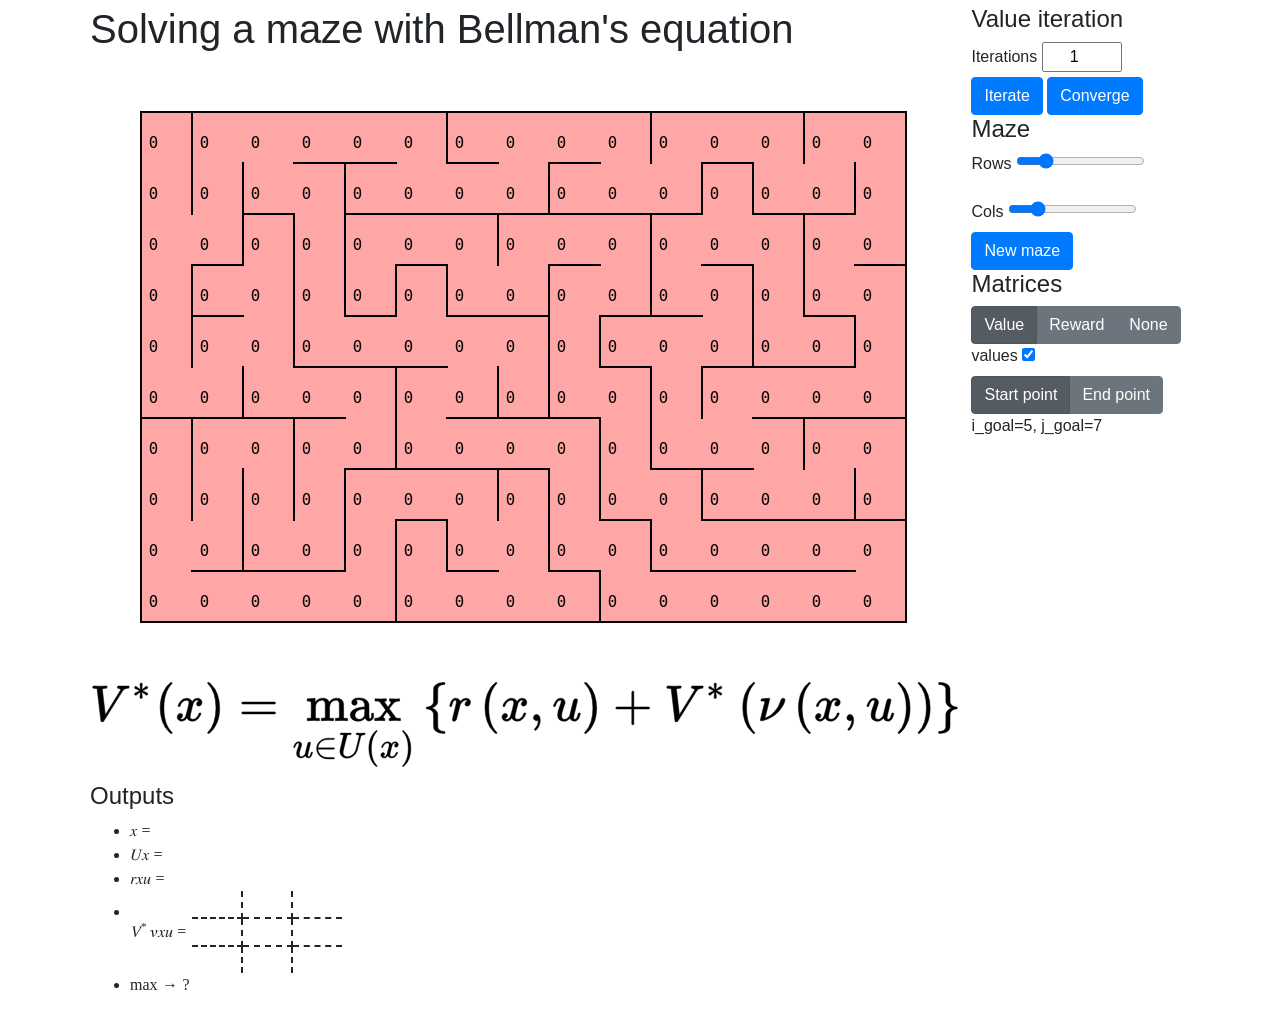
<file: discrete_problems/index.html>
<!DOCTYPE html>
<html lang="fr">
  <head>
    <meta charset="UTF-8">
    <link rel="stylesheet" href="index.css">
	<link rel="stylesheet"
		  href="https://maxcdn.bootstrapcdn.com/bootstrap/4.0.0/css/bootstrap.min.css"
		  integrity="sha384-Gn5384xqQ1aoWXA+058RXPxPg6fy4IWvTNh0E263XmFcJlSAwiGgFAW/dAiS6JXm"
		  crossorigin="anonymous">
    <title>Discrete problems</title>
  </head>
  <body>
    <main class="container">
	  <section id="first_section" class="float-left">
		<h1>
		  Solving a maze with Bellman's equation
		</h1>
		<canvas id="main_canvas" width="640" height="480"></canvas>
		<img src="bellman_equation3.svg" alt="Bellman's equation">
	  </section>
	  <section class="float-left">
		<h4>Value iteration</h4>
		<form>
		  <div>
			<label for="iteration_number_input">Iterations</label>
			<input type="number" id="iteration_number_input" min="1" max="10000" value="1">
		  </div>
		  <button type="submit" id="iteration_button"
				  class="btn btn-primary">
			Iterate
		  </button>
		  <button type="submit" id="converge_button"
				  class="btn btn-primary">
			Converge
		  </button>
		</form>
		<h4>Maze</h4>
		<form>
		  <div class="form-group">
			<label for="rows_input">Rows</label>
			<input type="range" id="rows_input" min="1" max="100" value="20">
		  </div>
		  <div>
			<label for="cols_input">Cols</label>
			<input type="range" id="cols_input" min="1" max="100" value="20">
		  </div>
		  <button type="submit" class="btn btn-primary" id="new_maze_button">New maze</button>
		</form>
		<h4>Matrices</h4>
		<form id="matrices_options_group">
		  <div class="btn-group btn-group-toggle" data-toggle="buttons">
			<label class="btn btn-secondary active">
			  <input type="radio" name="matrices_options" id="value_option" checked> Value
			</label>
			<label class="btn btn-secondary">
			  <input type="radio" name="matrices_options" id="reward_option" > Reward
			</label>
			<label class="btn btn-secondary">
			  <input type="radio" name="matrices_options" id="none_option" > None
			</label>
		  </div>
		</form>
		<div>
		  <label for="draw_checked_input">values</label>
		  <input type="checkbox" id="draw_checked_input" checked >
		</div>
		<form id="mouse_options_group">
		  <div class="btn-group btn-group-toggle" data-toggle="buttons">
			<label class="btn btn-secondary active">
			  <input type="radio" name="mouse_options"
					 id="start_point_option" checked >
			  Start point
			</label>
			<label class="btn btn-secondary">
			  <input type="radio" name="mouse_options"
					 id="end_point_option" >
			  End point
			</label>
		  </div>
		</form>
		<p>i_goal=<span id="i_goal">?</span>, j_goal=<span id="j_goal">?</span></p>
	  </section>
	  <section class="float-left">
		<h4>Outputs</h4>
		<ul>
		  <li>
			<math>
			  <mrow>
				<mi>x</mi>
				<mo>=</mo>
				<mfenced open="(" close=")">
				  <mi id="mi_i_mouse">
				  </mi>
				  <mi id="mi_j_mouse">
				  </mi>
				</mfenced>
			  </mrow>
			</math>
		  </li>
		  <li>
			<math>
			  <mrow>
				<mrow>
				  <mi>U</mi>
				  <mo>&#x2061;<!--FUNCTION APPLICATION--></mo>
				  <mfenced open="(" close=")">
					<mi>x</mi>
				  </mfenced>
				</mrow>
				<mo>=</mo>
				<mfenced open="{" close="}" id="mi_possible_actions">
				</mfenced>
			  </mrow>
			</math>
		  </li>
		  <li>
			<math>
			  <mrow>
				<mi>r</mi>
				<mo>&#x2061;<!--FUNCTION APPLICATION--></mo>
				<mfenced>
				  <mi>x</mi>
				  <mi>u</mi>
				</mfenced>
				<mo>=</mo>
				<mi id="mi_reward"></mi>
			  </mrow>
			</math>
		  </li>
		  <li>
			<table id="max_value_grid">
			  <tbody>
				<tr>
				  <td id="cell_1_0"></td>
				  <td id="cell_1_1"></td>
				  <td id="cell_1_2">
					<math><mrow><mi id="mi_up"></mi></mrow></math>
				  </td>
				  <td id="cell_1_3"></td>
				</tr>
				<tr>
				  <td id="cell_2_0">
					<math>
					  <mrow>
						<msup>
						  <mi>V</mi>
						  <mo>*</mo>
						</msup>
						<mo>&#x2061;<!--FUNCTION APPLICATION--></mo>
						<mfenced>
						  <mrow>
							<mi>&nu;</mi>
							<mo>&#x2061;<!--FUNCTION APPLICATION--></mo>
							<mfenced>
							  <mi>x</mi>
							  <mi>u</mi>
							</mfenced>
						  </mrow>
						</mfenced>
						<mo>=</mo>
					  </mrow>
					</math>
				  </td>
				  <td id="cell_2_1">
					<math><mrow><mi id="mi_left"></mi></mrow></math>
				  </td>
				  <td id="cell_2_2">
					<math><mrow><mi id="mi_no_move"></mi></mrow></math>
				  </td>
				  <td id="cell_2_3">
					<math><mrow><mi id="mi_right"></mi></mrow></math>
				  </td>
				</tr>
				<tr>
				  <td id="cell_3_0"></td>
				  <td id="cell_3_1"></td>
				  <td id="cell_3_2">
					<math><mrow><mi id="mi_down"></mi></mrow></math>
				  </td>
				  <td id="cell_3_3"></td>
				</tr>
			  </tbody>
			</table>
		  </li>
		  <li>
			<math>
			  <mrow>
				<mi>max</mi>
				<mo>&rarr;</mo>
				<mi id="mi_max">?</mi>
			  </mrow>
			</math>
		  </li>
		</ul>
	  </section>
	</main>
	<script src="discrete_problems.js"></script>
  </body>
</html>
</file>
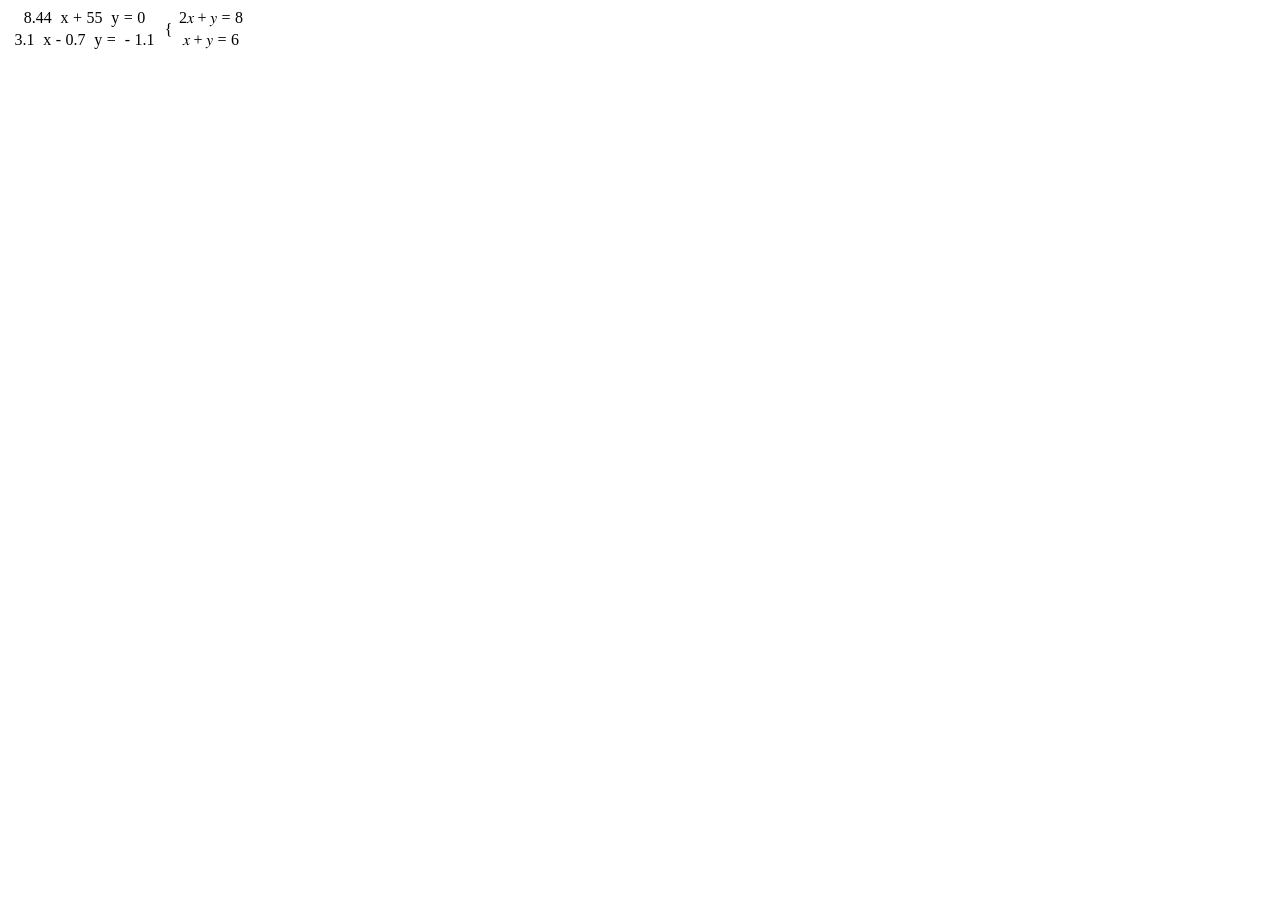
<file: discrete_problems/mathml_tests.html>
<!DOCTYPE html>
<html lang="fr">
  <head>
	<title>Tests MathML</title>
  </head>
  <body>
	<math>
	<mtable groupalign=
			"{decimalpoint left left decimalpoint left left decimalpoint}">
	  <mtr>
		<mtd>
		  <mrow>
			<mrow>
			  <mrow>
				<maligngroup/>
				<mn> 8.44 </mn>
				<mo> &#x2062;<!--INVISIBLE TIMES--> </mo>
				<maligngroup/>
				<mi> x </mi>
			  </mrow>
			  <maligngroup/>
			  <mo> + </mo>
			  <mrow>
				<maligngroup/>
				<mn> 55 </mn>
				<mo> &#x2062;<!--INVISIBLE TIMES--> </mo>
				<maligngroup/>
				<mi> y </mi>
			  </mrow>
			</mrow>
			<maligngroup/>
			<mo> = </mo>
			<maligngroup/>
			<mn> 0 </mn>
		  </mrow>
		</mtd>
	  </mtr>
	  <mtr>
		<mtd>
		  <mrow>
			<mrow>
			  <mrow>
				<maligngroup/>
				<mn> 3.1 </mn>
				<mo> &#x2062;<!--INVISIBLE TIMES--> </mo>
				<maligngroup/>
				<mi> x </mi>
			  </mrow>
			  <maligngroup/>
			  <mo> - </mo>
			  <mrow>
				<maligngroup/>
				<mn> 0.7 </mn>
				<mo> &#x2062;<!--INVISIBLE TIMES--> </mo>
				<maligngroup/>
				<mi> y </mi>
			  </mrow>
			</mrow>
			<maligngroup/>
			<mo> = </mo>
			<maligngroup/>
			<mrow>
			  <mo> - </mo>
			  <mn> 1.1 </mn>
			</mrow>
		  </mrow>
		</mtd>
	  </mtr>
	</mtable>
	</math>
	<math>
<mrow>
  <mo>{</mo>
  <mtable groupalign="{right center right center right}">
    <mtr>
      <mtd>
        <mrow>
          <mrow>
            <mrow>
              <maligngroup/>
              <mn>2</mn>
              <mo>&#8290;</mo>
              <mi>x</mi>
            </mrow>
            <maligngroup/>
            <mo>+</mo>
            <maligngroup/>
            <mi>y</mi>
          </mrow>
          <maligngroup/>
          <mo>=</mo>
          <maligngroup/>
          <mn>8</mn>
        </mrow>
      </mtd>
    </mtr>
    <mtr>
      <mtd>
        <mrow>
          <mrow>
            <maligngroup/>
            <mi>x</mi>
            <maligngroup/>
            <mo>+</mo>
            <maligngroup/>
            <mi>y</mi>
          </mrow>
          <maligngroup/>
          <mo>=</mo>
          <maligngroup/>
          <mn>6</mn>
        </mrow>
      </mtd>
    </mtr>
  </mtable>
</mrow>
	</math>
  </body>
</html>
</file>
<file: discrete_problems/index.css>
:root {
	--max-value-border: dashed 2px;;
}

body {
	text-align: center;
}
main {
	/*display: flex;*/
}
section {
	/*border: solid 1px;*/
	padding: 5px;
}
canvas {
	/*border: solid 1px;*/
	/*border-color: 'black';*/
}
canvas:hover {
	cursor: pointer;
}
input[type="number"] {
	width: 5em;
	text-align: center;
}
#mathml_container {
	font-size: x-large;
}
.hidden {
	display: none;
}
.small-font {
	font-size: small;
}
.x-small-font {
	font-size: x-small;
}
.x-variable {
	font-size: small;
}


#max_value_grid td{
	width: 50px;
	text-align: center;
}
#cell_1_1, #cell_1_2, #cell_2_1, #cell_2_2 {
	border-right: var(--max-value-border);
	border-bottom: var(--max-value-border);
}
#cell_3_1, #cell_3_2 {
	border-right: var(--max-value-border);
}
#cell_1_3, #cell_2_3 {
	border-bottom: var(--max-value-border);
}
</file>
